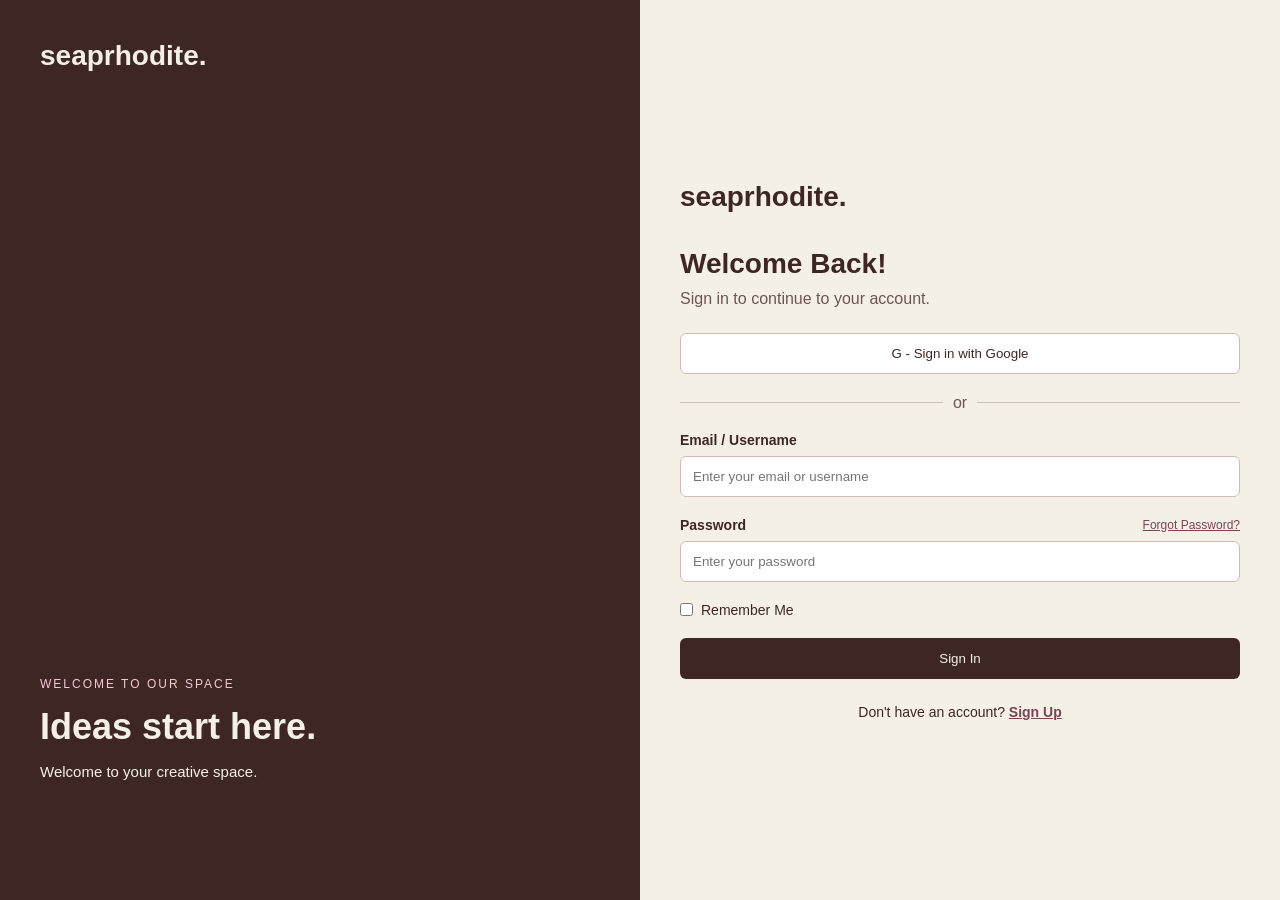
<file: index.html>
<!DOCTYPE html>
<html lang="en">
<head>
    <meta charset="UTF-8">
    <meta name="viewport" content="width=device-width, initial-scale=1.0">
    <title>Login Page</title>
    <link rel="stylesheet" href="style.css">
</head>
<body>

    <main class="container">

        <!-- Kolom kiri -->
        <section class="left">
            <h1>seaprhodite.</h1>

            <div class="left-text">
                <p>WELCOME TO OUR SPACE</p>
                <h2>Ideas start here.</h2>
                <p>Welcome to your creative space.</p>
            </div>
        </section>

        <!-- Kolom kanan -->
        <section class="right">
            <h1>seaprhodite.</h1>

            <h2>Welcome Back!</h2>
            <p class="subtitle">
                Sign in to continue to your account.
            </p>

            <form action="#" method="post">

                <button type="button" class="google-button"
                    aria-label="Sign in with Google">
                    G - Sign in with Google
                </button>

                <div class="divider">
                    <span></span>
                    <p>or</p>
                    <span></span>
                </div>

                <label for="email">Email / Username</label>
                <input type="text" id="email" name="email"
                    placeholder="Enter your email or username"
                    autocomplete="username" required>

                <div class="password-heading">
                    <label for="password">Password</label>
                    <a href="#">Forgot Password?</a>
                </div>

                <input type="password" id="password" name="password"
                    placeholder="Enter your password"
                    autocomplete="current-password" required>

                <div class="remember">
                    <input type="checkbox" id="remember" name="remember">
                    <label for="remember">Remember Me</label>
                </div>

                <button type="submit" class="login-button"
                    aria-label="Sign in to your account">
                    Sign In
                </button>

            </form>

            <p class="signup">
                Don't have an account? <a href="#">Sign Up</a>
            </p>
        </section>

    </main>

</body>
</html>
</file>
<file: style.css>
/* Pengaturan dasar */
* {
    margin: 0;
    padding: 0;
    box-sizing: border-box;
}

body {
    font-family: Arial, sans-serif;
    color: #3E2723;
    background-color: #F5F0E6;
}

.container {
    display: flex;
    min-height: 100vh;
}

/* Kolom kiri */
.left {
    width: 50%;
    background-color: #3E2723;
    color: #F5F0E6;
    padding: 40px;
    display: flex;
    flex-direction: column;
    justify-content: space-between;
}

.left h1 {
    font-size: 28px;
}

.left-text {
    margin-bottom: 80px;
}

.left-text p:first-child {
    font-size: 12px;
    letter-spacing: 2px;
    margin-bottom: 15px;
    color: #F4C9D6;
}

.left-text h2 {
    font-size: 36px;
    margin-bottom: 15px;
}

.left-text p:last-child {
    font-size: 15px;
    color: #F5F0E6;
}

/* Kolom kanan */
.right {
    width: 50%;
    padding: 40px;
    display: flex;
    flex-direction: column;
    justify-content: center;
    max-width: 650px;
    margin: 0 auto;
    background-color: #F5F0E6;
}

.right h1 {
    font-size: 28px;
    color: #3E2723;
    margin-bottom: 35px;
}

.right h2 {
    font-size: 28px;
    margin-bottom: 10px;
}

.subtitle {
    color: #6D5550;
    margin-bottom: 25px;
}

/* Tombol Google */
.google-button {
    width: 100%;
    padding: 12px;
    background-color: #FFFFFF;
    color: #3E2723;
    border: 1px solid #CDBDB4;
    border-radius: 6px;
    cursor: pointer;
    margin-bottom: 20px;
}

/* Garis pemisah */
.divider {
    display: flex;
    align-items: center;
    gap: 10px;
    margin-bottom: 20px;
}

.divider span {
    flex: 1;
    height: 1px;
    background-color: #CDBDB4;
}

.divider p {
    color: #6D5550;
}

/* Label dan input */
form > label,
.password-heading label {
    display: block;
    font-size: 14px;
    font-weight: bold;
    margin-bottom: 8px;
}

form > input,
form > .password-heading + input {
    width: 100%;
    padding: 12px;
    color: #3E2723;
    background-color: #FFFFFF;
    border: 1px solid #CDBDB4;
    border-radius: 6px;
    margin-bottom: 20px;
}

/* Forgot Password */
.password-heading {
    display: flex;
    justify-content: space-between;
    align-items: center;
}

.password-heading a {
    font-size: 12px;
    color: #7B4355;
    margin-bottom: 8px;
}

/* Remember Me */
.remember {
    display: flex;
    align-items: center;
    gap: 8px;
    margin-bottom: 20px;
    font-size: 14px;
}

.remember input {
    accent-color: #3E2723;
}

/* Fokus keyboard */
input:focus-visible,
button:focus-visible,
a:focus-visible {
    outline: 3px solid #8B5265;
    outline-offset: 2px;
}

/* Tombol Sign In */
.login-button {
    width: 100%;
    padding: 13px;
    background-color: #3E2723;
    color: #F5F0E6;
    border: none;
    border-radius: 6px;
    cursor: pointer;
}

.login-button:hover {
    background-color: #68443D;
}

/* Sign Up */
.signup {
    text-align: center;
    margin-top: 25px;
    font-size: 14px;
}

.signup a {
    color: #7B4355;
    font-weight: bold;
}

/* Tampilan HP */
@media (max-width: 767px) {
    .left {
        display: none;
    }

    .right {
        width: 100%;
        padding: 25px;
    }
}
</file>
